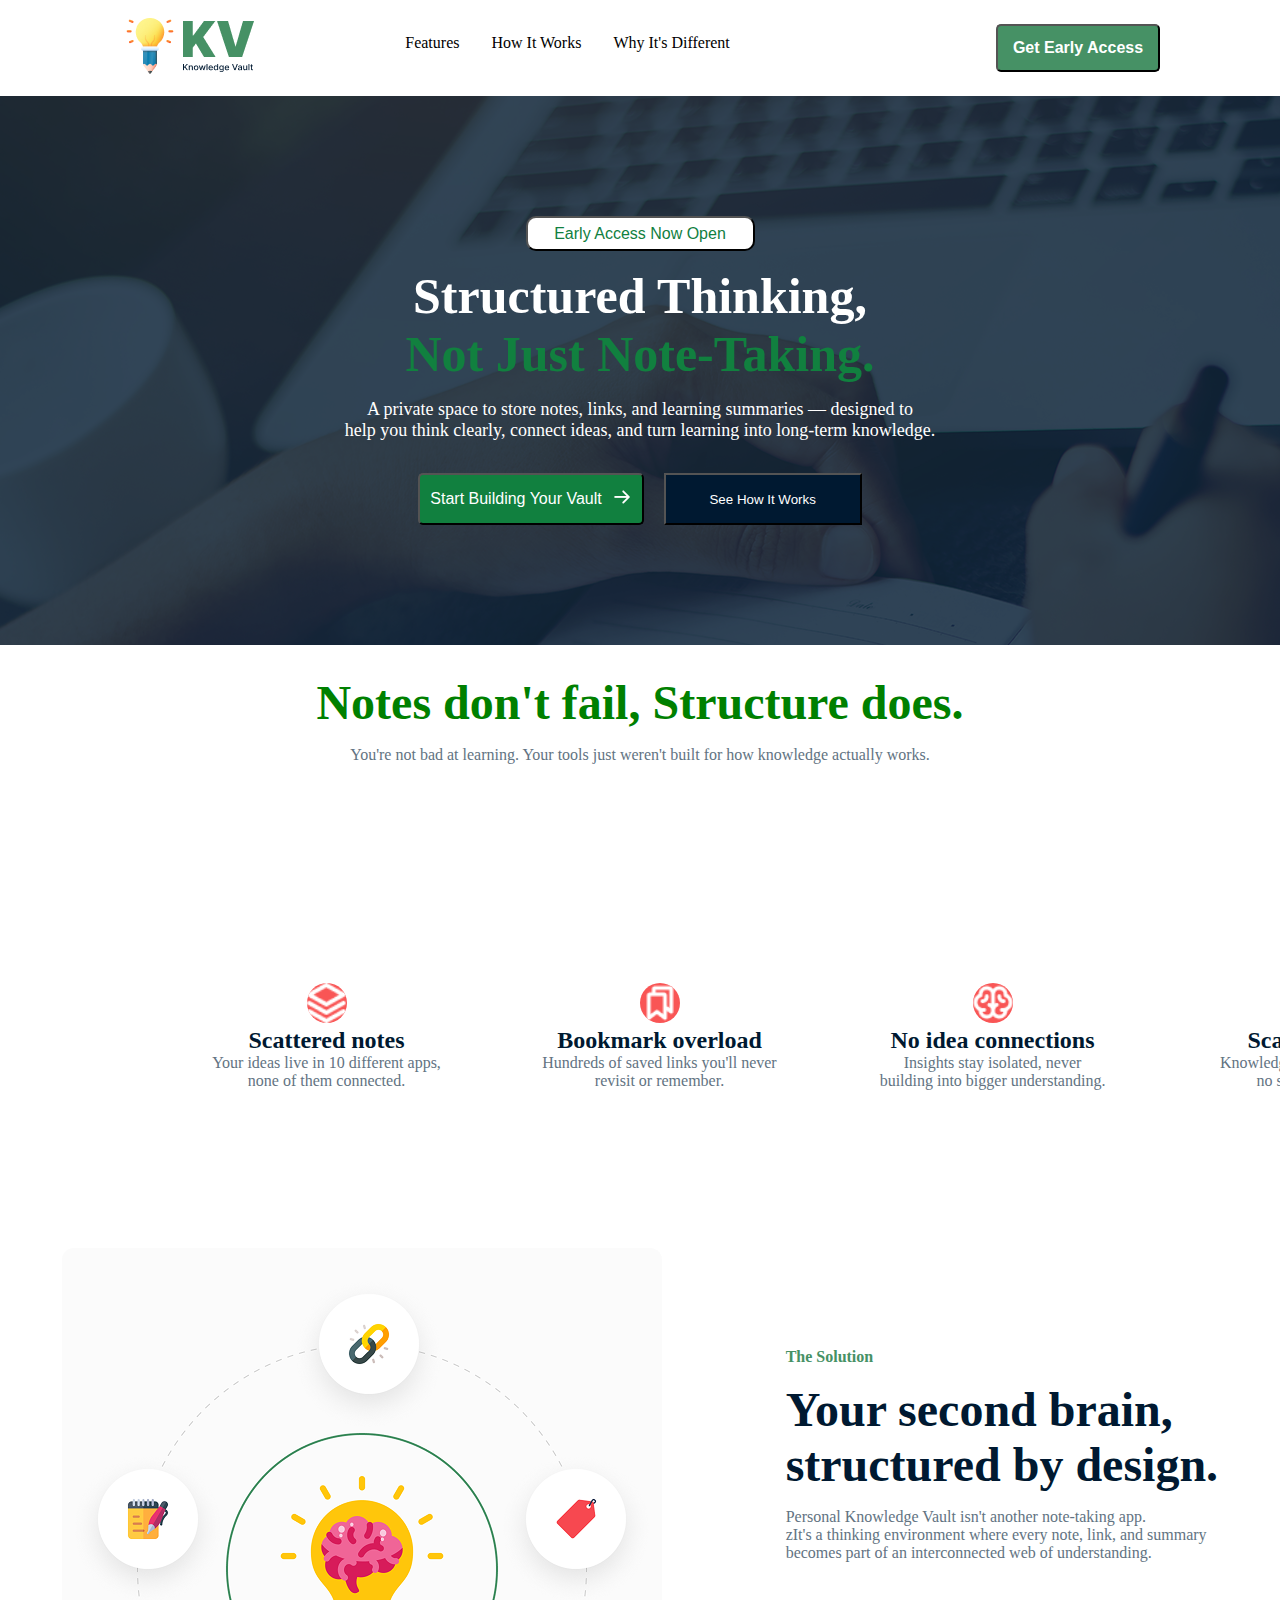
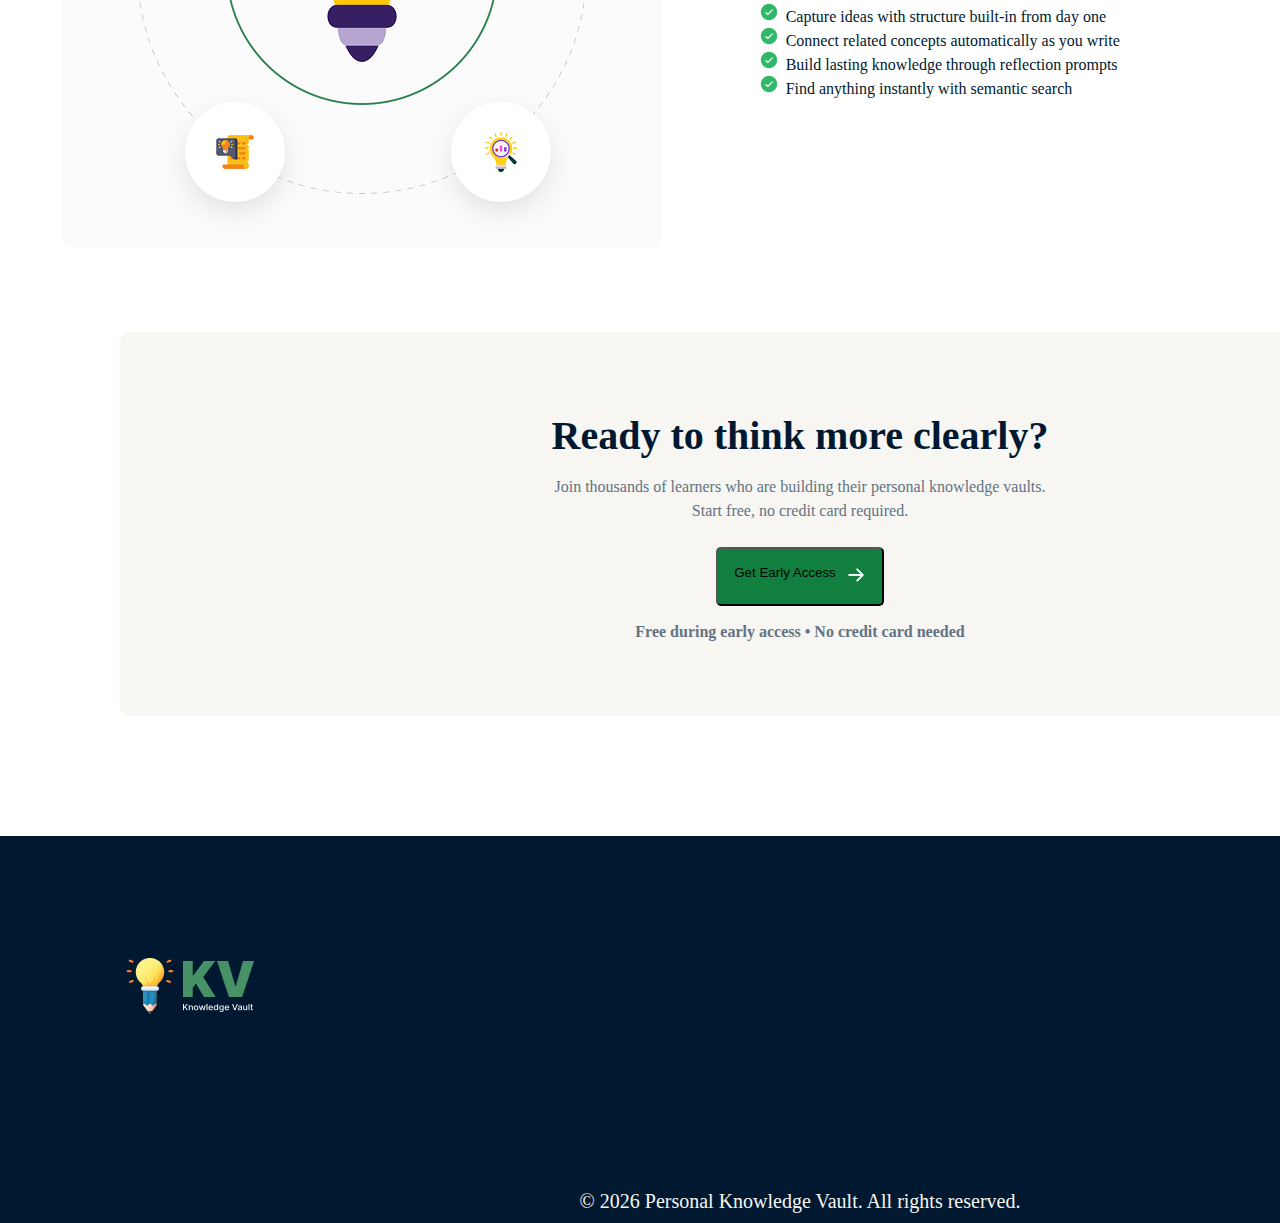
<file: index.html>
<!DOCTYPE html>
<html lang="en">

<head>
    <meta charset="UTF-8">
    <meta name="viewport" content="width=device-width, initial-scale=1.0">
    <title>Assignment-1</title>
    <link rel="stylesheet" href="./style.css">
</head>

<body>
    <header>
        <nav>
            <div class="img">
                <img src="./assets/logo-navbar.png" alt="">
            </div>

            <ul class="menu">
                <li><a href="">Features</a></li>
                <li><a href="">How It Works</a></li>
                <li><a href="">Why It's Different</a></li>

            </ul>
            <button class="btn">Get Early Access</button>



        </nav>


    </header>

    <section class="hero-section">

        <button class="hero-content"> Early Access Now Open</button>


        <h2 class="hero">Structured Thinking, <br><span class="about">Not Just Note-Taking.</span>
        </h2>
        <P>A private space to store notes, links, and learning summaries — designed to<br>
            help you think clearly, connect ideas, and turn learning into long-term knowledge.</P>

        <div class="contact">
            <button class="hero-item"><span>Start Building Your Vault</span> <span><img class="" src="./assets/ArrowRight.png" alt=""></span></button>
            <button class="item">See How It Works</button>
        </div>

    </section>
    <section>
        <div id="just">
            <h1>Notes don't fail, Structure does.</h1>
            <p>You're not bad at learning. Your tools just weren't built for how knowledge actually works.</p>
        </div>
    </section>
    <section id="soft-blue">
        <img src="./assets/Vector.png" alt="">

        <div class="note">
            <img style="background-color:#F95555;" src="./assets/Vector.png" alt="">
            
            <h3>Scattered notes</h3>
            <p>
                Your ideas live in 10 different apps,<br> none of them connected.</p>
        </div>
        <div class="sky-blue">
            <img style="background-color: #F95555;" src="./assets/Bookmarks.png" alt="">
            <h3>Bookmark overload</h3>
            <p>
                Hundreds of saved links you'll never <Br>revisit or remember.</p>
        </div>
        <div class="sky">
            <img style="background-color:#F95555;" src="./assets/Brain.png" alt="">

            <h3>No idea connections</h3>
            <p>
                Insights stay isolated, never<br> building into bigger understanding.

        </div>
        <div class="light">
            <img style="background-color: #F95555;" src="./assets/Info.png" alt="">
            <h3>Scattered notes</h3>
            <p>
                Knowledge fades because there's <br> no system to retain it.</p>

        </div>




    </section>
    <section class="info">
        <div class="info-card">
            <img src="./assets/knowledge.png" alt="">
        </div>
        <div class="card">
            <h4>The Solution</h4>
            <h2>Your second brain,<br>
                structured by design.</h2>
            <P>
                Personal Knowledge Vault isn't another note-taking app.<br> zIt's a thinking environment where every
                note, link, and summary<br>becomes part of an interconnected web of understanding.
            </P>
            <ul>
                <li>Capture ideas with structure built-in from day one</li>
                <li>Connect related concepts automatically as you write</li>
                <li>Build lasting knowledge through reflection prompts</li>
                <li>Find anything instantly with semantic search</li>
            </ul>

        </div>



        </div>

    </section>


    <section class="cta-section">
        <div class="bg-dark">
            <h3>Ready to think more clearly?</h3>
            <p>Join thousands of learners who are building their personal knowledge vaults.<br>Start free, no credit
                card required.</p>

        </div>
        <div class="inner">
            <div style="display: flex; justify-content: center;">
                <button class="sec-inner"><span>Get Early Access</span><span><img src="./assets/ArrowRight.png" alt=""></span> </button>
            </div>
            <h5>Free during early access • No credit card needed</h5>
        </div>
    </section>



    <footer class="list-footer">
        <div class="footer-left">
            <img class="footer-img" src="./assets/logo-footer.png" alt="">
            <div class="footer-right">
                <p>Social Links</p>
                <a href=""><img style="width: 20px;" src="./assets/twitter.png" alt=""></a>
                <a href=""><img style="width: 20px;" src="./assets/linkedin.png" alt=""></a>
                <a href=""><img style="width: 20px;" src="./assets/facebook.png" alt=""></a>
            </div>
        </div>

          
        <div class="footer-item">
            <p>© 2026 Personal Knowledge Vault. All rights reserved.</p>

        </div>

    </footer>

</body>

</html>
</file>
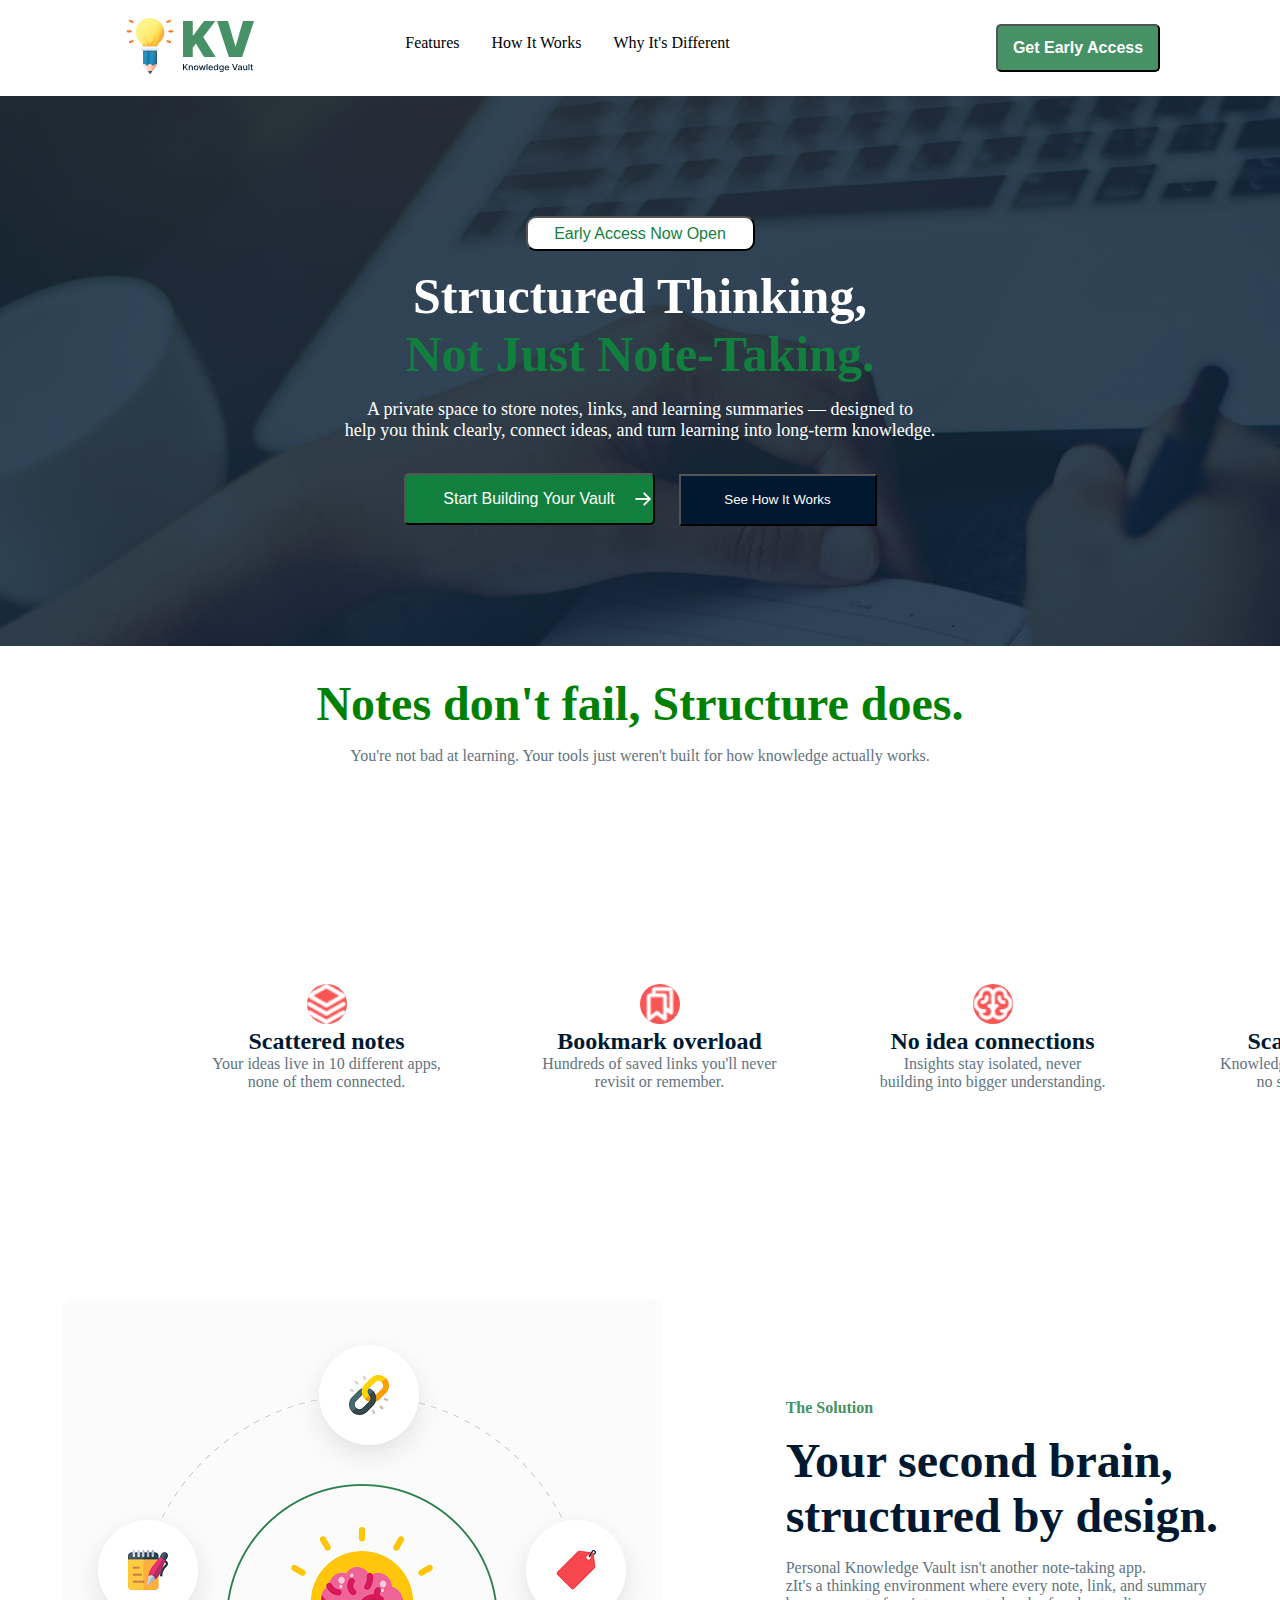
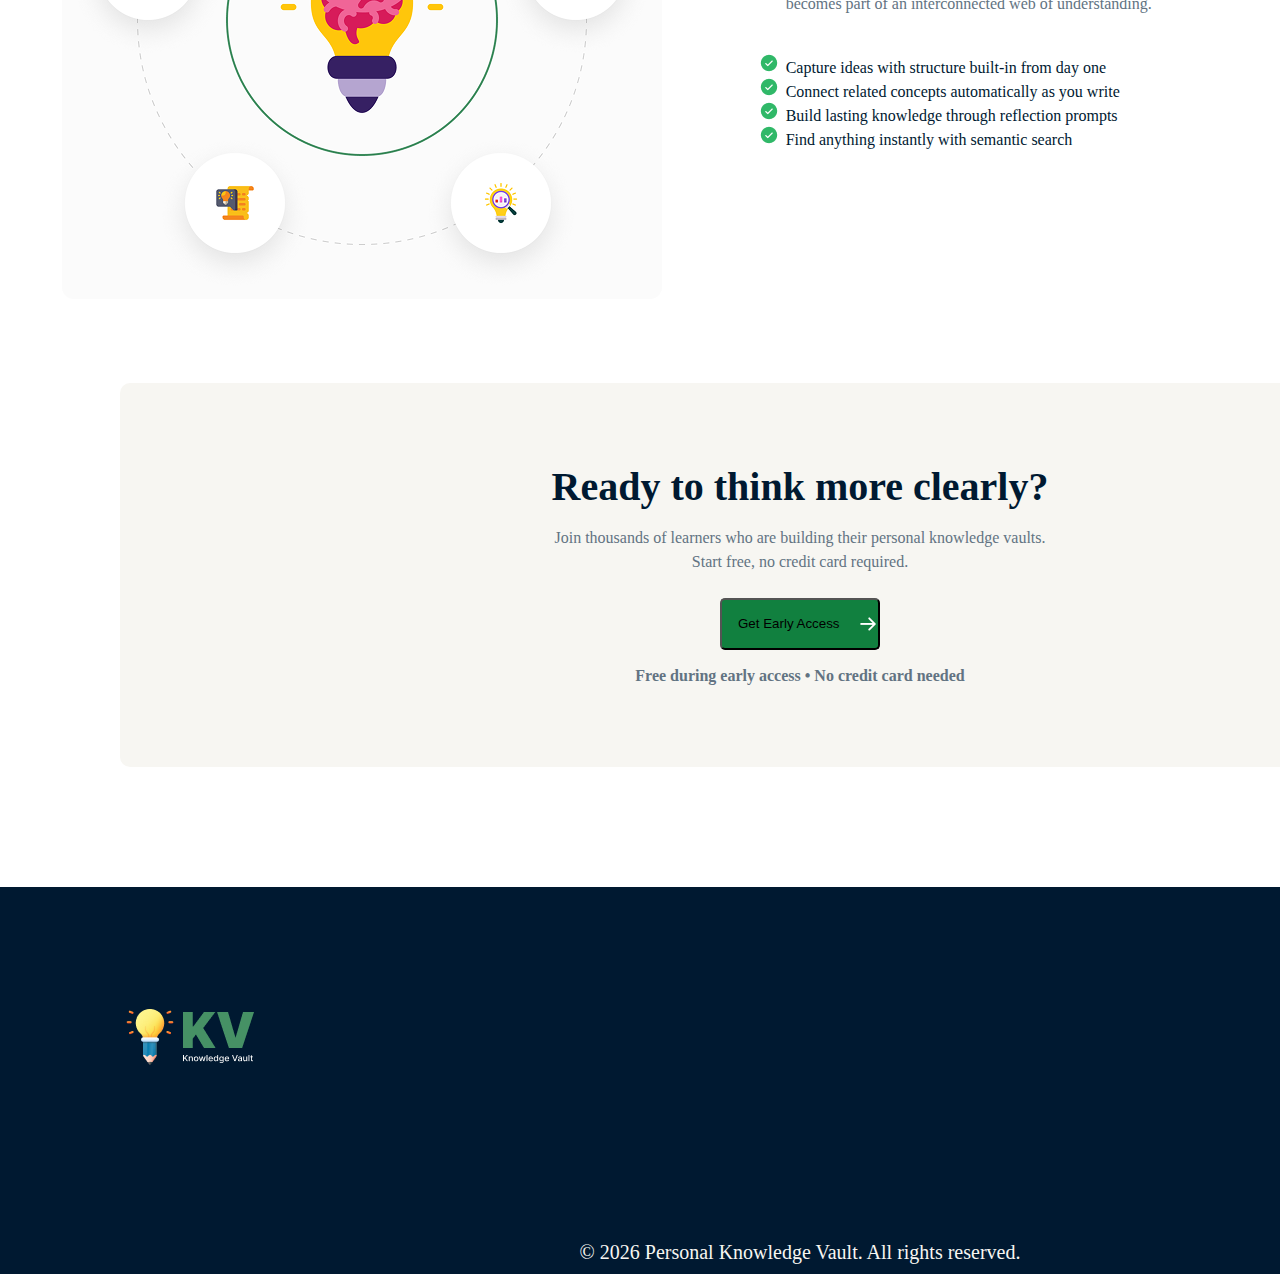
<file: B13-A01-Knowledge-Vault/index.html>
<!DOCTYPE html>
<html lang="en">

<head>
    <meta charset="UTF-8">
    <meta name="viewport" content="width=device-width, initial-scale=1.0">
    <title>Assignment-1</title>
    <link rel="stylesheet" href="./style.css">
</head>

<body>
    <header>
        <nav>
            <div class="img">
                <img src="./assets/logo-navbar.png" alt="">
            </div>

            <ul class="menu">
                <li><a href="">Features</a></li>
                <li><a href="">How It Works</a></li>
                <li><a href="">Why It's Different</a></li>

            </ul>
            <button class="btn">Get Early Access</button>



        </nav>


    </header>

    <section class="hero-section">

        <button class="hero-content">Early Access Now Open</button>


        <h2 class="hero">Structured Thinking, <br><span class="about">Not Just Note-Taking.</span>
        </h2>
        <P>A private space to store notes, links, and learning summaries — designed to<br>
            help you think clearly, connect ideas, and turn learning into long-term knowledge.</P>

        <div class="contact">
            <button class="hero-item">Start Building Your Vault</button>
            <button class="item">See How It Works</button>


        </div>

    </section>
    <section>
        <div id="just">
            <h1>Notes don't fail, Structure does.</h1>
            <p>You're not bad at learning. Your tools just weren't built for how knowledge actually works.</p>
        </div>
    </section>
    <section id="soft-blue">
        <img src="./assets/Vector.png" alt="">

        <div class="note">
            <img style="background-color:#F95555;" src="./assets/Vector.png" alt="">
            
            <h3>Scattered notes</h3>
            <p>
                Your ideas live in 10 different apps,<br> none of them connected.</p>
        </div>
        <div class="sky-blue">
            <img style="background-color: #F95555;" src="./assets/Bookmarks.png" alt="">
            <h3>Bookmark overload</h3>
            <p>
                Hundreds of saved links you'll never <Br>revisit or remember.</p>
        </div>
        <div class="sky">
            <img style="background-color:#F95555;" src="./assets/Brain.png" alt="">

            <h3>No idea connections</h3>
            <p>
                Insights stay isolated, never<br> building into bigger understanding.

        </div>
        <div class="light">
            <img style="background-color: #F95555;" src="./assets/Info.png" alt="">
            <h3>Scattered notes</h3>
            <p>
                Knowledge fades because there's <br> no system to retain it.</p>

        </div>




    </section>
    <section class="info">
        <div class="info-card">
            <img src="./assets/knowledge.png" alt="">
        </div>
        <div class="card">
            <h4>The Solution</h4>
            <h2>Your second brain,<br>
                structured by design.</h2>
            <P>
                Personal Knowledge Vault isn't another note-taking app.<br> zIt's a thinking environment where every
                note, link, and summary<br>becomes part of an interconnected web of understanding.
            </P>
            <ul>
                <li>Capture ideas with structure built-in from day one</li>
                <li>Connect related concepts automatically as you write</li>
                <li>Build lasting knowledge through reflection prompts</li>
                <li>Find anything instantly with semantic search</li>
            </ul>

        </div>



        </div>

    </section>


    <section class="cta-section">
        <div class="bg-dark">
            <h3>Ready to think more clearly?</h3>
            <p>Join thousands of learners who are building their personal knowledge vaults.<br>Start free, no credit
                card required.</p>

        </div>
        <div class="inner">
            <button class="sec-inner">Get Early Access</button>
            <h5>Free during early access • No credit card needed</h5>
        </div>
    </section>



    <footer class="list-footer">
        <div class="footer-left">
            <img class="footer-img" src="./assets/logo-footer.png" alt="">
            <div class="footer-right">
                <p>Social Links</p>
                <a href=""><img style="width: 20px;" src="./assets/twitter.png" alt=""></a>
                <a href=""><img style="width: 20px;" src="./assets/linkedin.png" alt=""></a>
                <a href=""><img style="width: 20px;" src="./assets/facebook.png" alt=""></a>
            </div>
        </div>


        <div class="footer-item">
            <p>© 2026 Personal Knowledge Vault. All rights reserved.</p>

        </div>

    </footer>

</body>

</html>
</file>
<file: style.css>
*{
    margin: 0;
    padding: 0;
    box-sizing: border-box;
    

}
nav{
    max-width: 1600px;
    display: flex;
    justify-content: space-between;
    text-align: center;
    
    
    
}
.menu{
    display: flex;
    list-style: none;
    margin: 34px;
    gap: 32px;
   


}
.menu a{
    text-decoration: none;
    font-size: 16px;
    color: #000000;
  
      

}
.menu :hover{
    color: aqua;
}

.btn{
    margin:24px 120px 24px ;
    width: 164px;
    background-color: #469165;
    font-size: 16px;
    font-weight: 600;
    color: white;
    border-radius: 5px;
    cursor: pointer;


  

}

.img{
    margin: 16px 0 16px 120px;
    
    

}
.hero-section{
    
    padding: 120px;
    text-align: center;
    background-image: url(./assets/hero-bg.png);

    
    
}
.hero-content{
    
    font-size: 16px;
    color: #11803f;
    background-color: white;
    border-radius:10px ;
    font-weight: medium;
    width: 229px;
    height: 35px;
    margin-bottom:16px ;
    cursor: pointer;
    

}
.hero{
    font-size: 50px;
    color: #FFFFFF;
    
    
}
.about{
    color: #11803f;
    
}
.hero-section p{
    padding-top: 16px;
    font-size: 18px;
    color: #FFFFFF;
} 
.contact{
    padding-top: 32px;
    display: flex;
    justify-content: center;
}
.hero-item{
    font-size: 16px;
    color: #FFFFFF;
    background-color: #11803f;
    padding: 0 10px;
    border-radius: 5px;
    cursor: pointer;
display: flex;
    gap: 10px;
    justify-items: center;
    align-items: center;



}

.item{
    margin-left: 20px;
    width: 198px;
    height: 52px;
    background-color: #001931;
    color: #FFFFFF;
    cursor: pointer;
    
}
#just{
    text-align: center;
    padding: 30px;
}
 #just h1{
    font-size: 48px;
    font-weight: bold;
    color:green;
 }   
 #just p{
    padding-top: 16px;
    font-size: 16px;
    color: #627382;
 }
 #soft-blue{
    width: 1360px;
display: flex;
gap: 24px;
margin:44px  120px 120px 120px;




 }
#soft-blue h3{
    font-size: 24px;
    color: #001931;


}
 #soft-blue P{
    font-size: 16px;
    color: #627382;
 }

 .note{
width: 322px;
height: 50px;
text-align: center;
padding: 145px 24px 125px 24px;

 }
.sky-blue{
    width: 322px;
height: 50px;
text-align: center;
padding: 145px 24px 125px 24px;

 }
.sky{
    width: 322px;
height: 50px;
text-align: center;
padding: 145px 24px 125px 24px;

 }
.light{
    width: 322px;
height: 50px;
text-align: center;
padding: 145px 24px 125px 24px;

 }
 .info{
    max-width: 1600px;
    display: flex;
    justify-content: space-around;
    
 }
.info-card{
    width: 600px;
    
    margin-top: 20px;
    
    

}
.card{
    margin-top: 120px;
}
.card h4{
    font-size: 16px;
    color: #469165;
    padding-bottom: 16px;
}
.card h2{
    font-size: 48px;
    font-weight: bold;
    color: #001931;
}  
.card P{
    font-size: 16px;
    color: #627382;
    padding-top: 16px;

}
.card ul{
    padding-top: 40px;
    list-style-image: url(./assets/CheckCircle.png);

    font-size: 16px;
    color: #001931;
}
.cta-section{
    width: 1360px;
    height: 384px;
    max-width: 1600px;
    flex-direction: column;
    justify-content: flex-start;
    align-items: center;
    margin: 80px 120px 120px 120px;
    background-color: #F7F6F2;
    border-radius: 10px;
    
}
.bg-dark{
    padding-top: 80px;
    text-align: center;

}
.bg-dark h3{
    font-size: 40px;
    font-weight: bold;
    line-height: auto;
    font-family:'Times New Roman', Times, serif;
    color: #001931;
    padding-bottom: 16px;
}
.bg-dark p{
    font-size: 16px;
    line-height: 24px;
    padding-bottom: 24px;
    color: #627382;
}
.inner{
    text-align: center;
}
.sec-inner{
    
    padding: 16px;
    border-radius: 5px;
    background-color: #11803f;
    gap: 10px;
    text-align: center;
    cursor: pointer;
    display: flex; 
}
.inner h5{
    padding-top: 16px;
    font-size: 16px;
    line-height: 20px;
    color: #627382;
    text-align: center;
}
.list-footer{
    width: 1600px;
    
    background-color: #001931;
}
.footer-left{
    display: flex;
    justify-content: space-between;
    margin: 120px 120px 164px 120px;
    
    
    
}
.footer-img{
padding-top: 120px;
gap: 90px;
}
.footer-left P{
    padding-top: 120px;
    
}
.footer-right p{
font-size: 20px;
font-family: Arial, Helvetica, sans-serif;
color: #FFFFFF;
padding-bottom: 10px;
}

.footer-item p{
    text-align: center;
    font-size: 20px;
    color: #F7F6F2;
    padding: 10px 30px;
}
.note img{
    width: 40px;
    height: 40px;
    border-radius: 20px;

}
.sky-blue img{
    width: 40px;
    height: 40px;
    border-radius: 20px;

}
.sky img{
width: 40px;
    height: 40px;
    border-radius: 20px;
}

.light img{
    width: 40px;
    height: 40px;
    border-radius: 20px;
}
</file>
<file: B13-A01-Knowledge-Vault/style.css>
*{
    margin: 0;
    padding: 0;
    

}
nav{
    max-width: 1600px;
    display: flex;
    justify-content: space-between;
    text-align: center;
    
    
    
}
.menu{
    display: flex;
    list-style: none;
    margin: 34px;
    gap: 32px;
   


}
.menu a{
    text-decoration: none;
    font-size: 16px;
    color: #000000;
  
      

}
.menu :hover{
    color: aqua;
}

.btn{
    margin:24px 120px 24px ;
    width: 164px;
    background-color: #469165;
    font-size: 16px;
    font-weight: 600;
    color: white;
    border-radius: 5px;
    cursor: pointer;


  

}

.img{
    margin: 16px 0 16px 120px;
    
    

}
.hero-section{
    
    padding: 120px;
    text-align: center;
    background-image: url(./assets/hero-bg.png);

    
    
}
.hero-content{
    
    font-size: 16px;
    color: #11803f;
    background-color: white;
    border-radius:10px ;
    font-weight: medium;
    width: 229px;
    height: 35px;
    margin-bottom:16px ;
    cursor: pointer;

}
.hero{
    font-size: 50px;
    color: #FFFFFF;
    
    
}
.about{
    color: #11803f;
    
}
.hero-section p{
    padding-top: 16px;
    font-size: 18px;
    color: #FFFFFF;
}
.contact{
    padding-top: 32px;
    
    

    
    
}
.hero-item{
    font-size: 16px;
    color: #FFFFFF;
    background-color: #11803f;
    width: 251px;
    height: 52px;
    border-radius: 5px;
    background-image:url(./assets/ArrowRight.png) ;
    background-position: right;
    background-repeat: no-repeat;
    cursor: pointer;
    


}
.item{
    margin-left: 20px;
    width: 198px;
    height: 52px;
    background-color: #001931;
    color: #FFFFFF;
    cursor: pointer;
    
}
#just{
    text-align: center;
    padding: 30px;
}
 #just h1{
    font-size: 48px;
    font-weight: bold;
    color:green;
 }   
 #just p{
    padding-top: 16px;
    font-size: 16px;
    color: #627382;
 }
 #soft-blue{
    width: 1360px;
display: flex;
gap: 24px;
margin:44px  120px 120px 120px;



 }
#soft-blue h3{
    font-size: 24px;
    color: #001931;

}
 #soft-blue P{
    font-size: 16px;
    color: #627382;
 }

 .note{
width: 322px;
height: 50px;
text-align: center;
padding: 145px 24px 125px 24px;

 }
.sky-blue{
    width: 322px;
height: 50px;
text-align: center;
padding: 145px 24px 125px 24px;

 }
.sky{
    width: 322px;
height: 50px;
text-align: center;
padding: 145px 24px 125px 24px;

 }
.light{
    width: 322px;
height: 50px;
text-align: center;
padding: 145px 24px 125px 24px;

 }
 .info{
    max-width: 1600px;
    display: flex;
    justify-content: space-around;
    
 }
.info-card{
    width: 600px;
    
    margin-top: 20px;
    
    

}
.card{
    margin-top: 120px;
}
.card h4{
    font-size: 16px;
    color: #469165;
    padding-bottom: 16px;
}
.card h2{
    font-size: 48px;
    font-weight: bold;
    color: #001931;
}  
.card P{
    font-size: 16px;
    color: #627382;
    padding-top: 16px;

}
.card ul{
    padding-top: 40px;
    list-style-image: url(./assets/CheckCircle.png);

    font-size: 16px;
    color: #001931;
}
.cta-section{
    width: 1360px;
    height: 384px;
    max-width: 1600px;
    flex-direction: column;
    justify-content: flex-start;
    align-items: center;
    margin: 80px 120px 120px 120px;
    background-color: #F7F6F2;
    border-radius: 10px;
    
}
.bg-dark{
    padding-top: 80px;
    text-align: center;

}
.bg-dark h3{
    font-size: 40px;
    font-weight: bold;
    line-height: auto;
    font-family:'Times New Roman', Times, serif;
    color: #001931;
    padding-bottom: 16px;
}
.bg-dark p{
    font-size: 16px;
    line-height: 24px;
    padding-bottom: 24px;
    color: #627382;
}
.inner{
text-align: center;

}
.inner .sec-inner{
    width: 160px;
    height: 52px;
    padding: 16px;
    border-radius: 5px;
    background-color: #11803f;
    text-align: left;
    background-image: url(./assets/ArrowRight.png);
    background-position: right;
    background-repeat: no-repeat;
    cursor: pointer;
    
    
}
.inner h5{
    padding-top: 16px;
    font-size: 16px;
    line-height: 20px;
    color: #627382;
}
.list-footer{
    width: 1600px;
    
    background-color: #001931;
}
.footer-left{
    display: flex;
    justify-content: space-between;
    margin: 120px 120px 164px 120px;
    
    
    
}
.footer-img{
padding-top: 120px;
gap: 90px;
}
.footer-left P{
    padding-top: 120px;
    
}
.footer-right p{
font-size: 20px;
font-family: Arial, Helvetica, sans-serif;
color: #FFFFFF;
padding-bottom: 10px;
}

.footer-item p{
    text-align: center;
    font-size: 20px;
    color: #F7F6F2;
    padding: 10px 30px;
}
.note img{
    width: 40px;
    height: 40px;
    border-radius: 20px;

}
.sky-blue img{
    width: 40px;
    height: 40px;
    border-radius: 20px;

}
.sky img{
width: 40px;
    height: 40px;
    border-radius: 20px;
}

.light img{
    width: 40px;
    height: 40px;
    border-radius: 20px;
}
</file>
